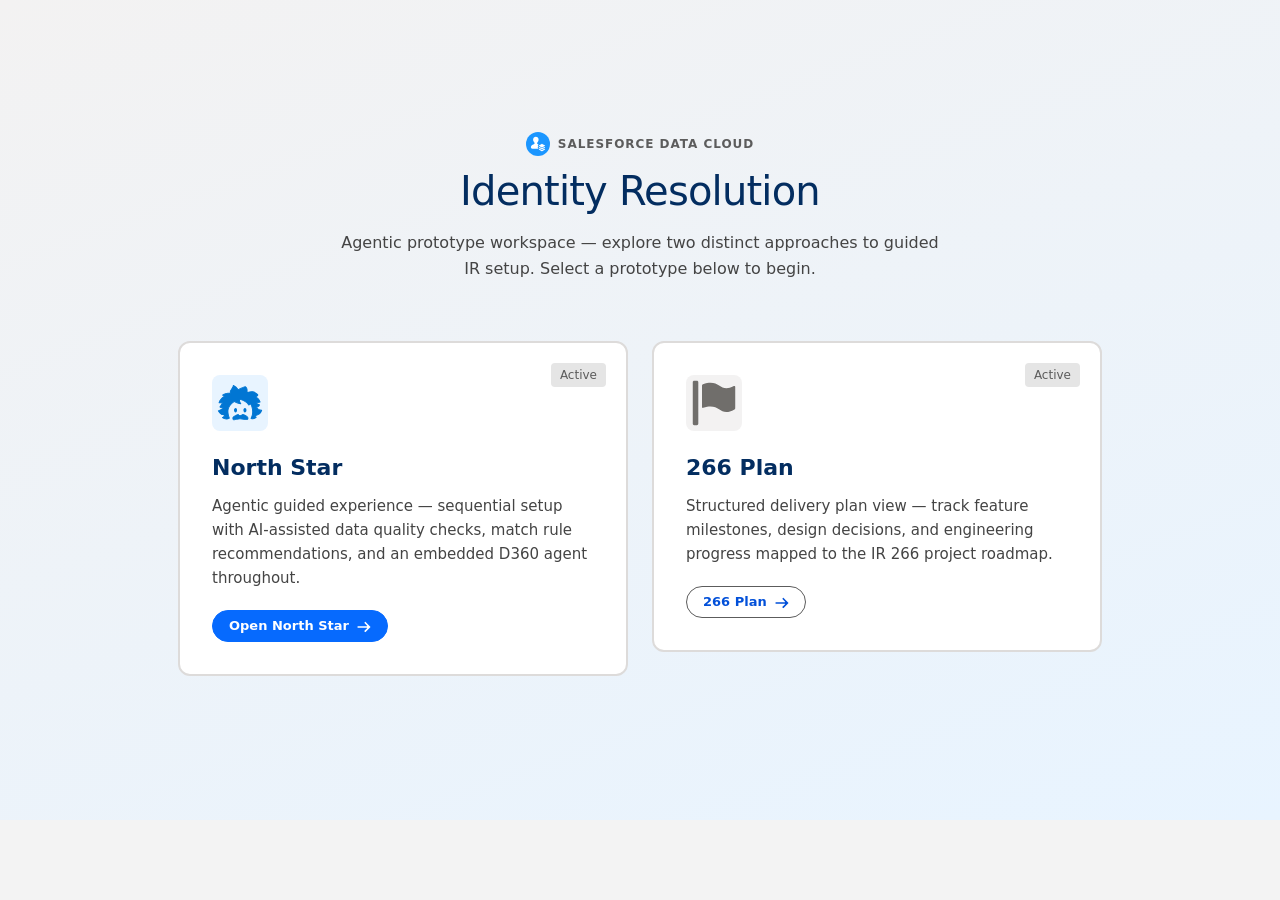
<file: index.html>
<!DOCTYPE html>
<html lang="en">
<head>
    <meta charset="UTF-8">
    <meta name="viewport" content="width=device-width, initial-scale=1, minimum-scale=1" />
    <title>Salesforce</title>
    <link rel="icon" href="./images/salesforce.svg" type="image/svg+xml">
    <link rel="icon" href="./favicon.ico" type="image/x-icon">
    <link rel="stylesheet" href="./loading.css">
  <script type="module" crossorigin src="./assets/index-C7R3nhLi.js"></script>
  <link rel="modulepreload" crossorigin href="./assets/preload-helper-PPVm8Dsz.js">
</head>
<body>
    <div id="app"></div>
    <div id="app-loading">Loading…</div>
</body>
</html>
</file>
<file: loading.css>
#app {
    opacity: 0;
}

#app.is-ready {
    opacity: 1;
}

#app-loading {
    display: none;
    position: fixed;
    inset: 0;
    place-items: center;
    font: 500 .875rem/1 system-ui, sans-serif;
    color: oklch(60% 0 0);
    animation: app-loading-fade-in .5s ease-in forwards;
}

#app:not(.is-ready) ~ #app-loading {
    display: grid;
}

@keyframes app-loading-fade-in {
    from { opacity: 0; }
    to { opacity: 1; }
}
</file>
